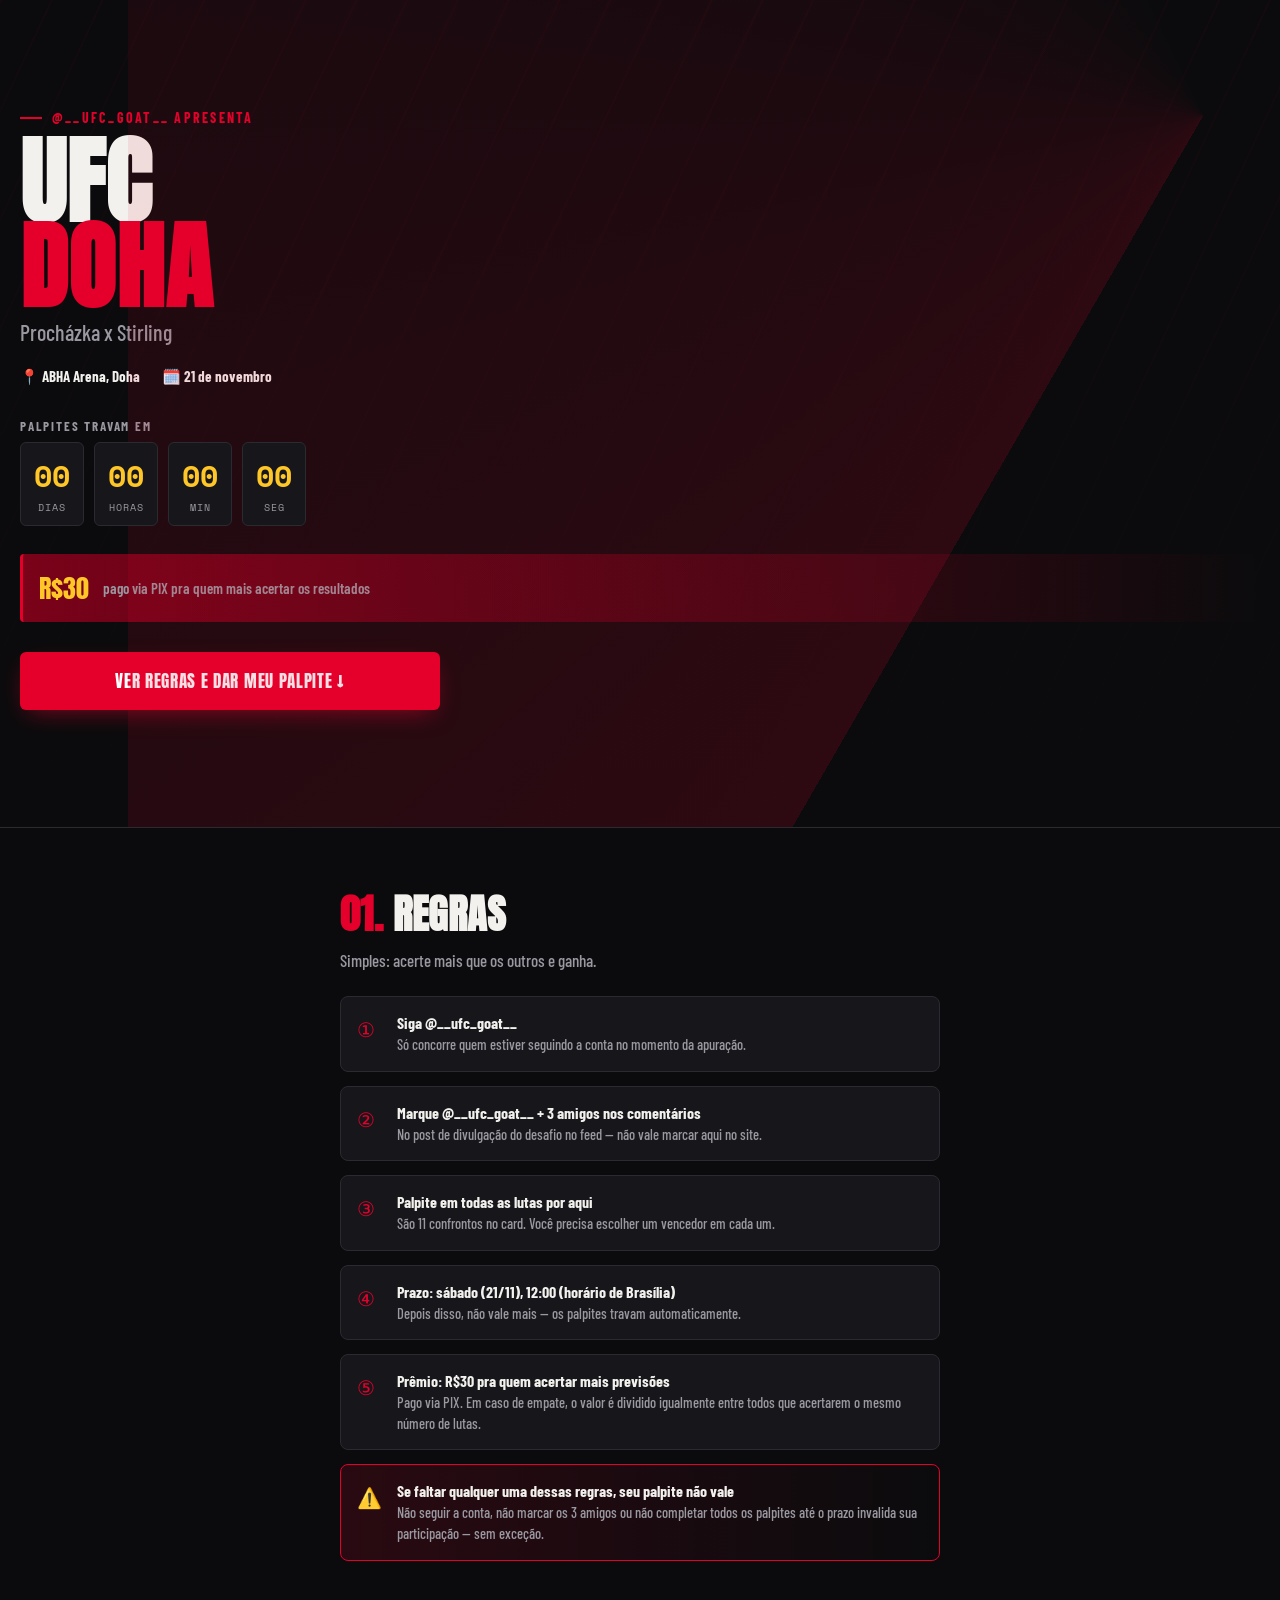
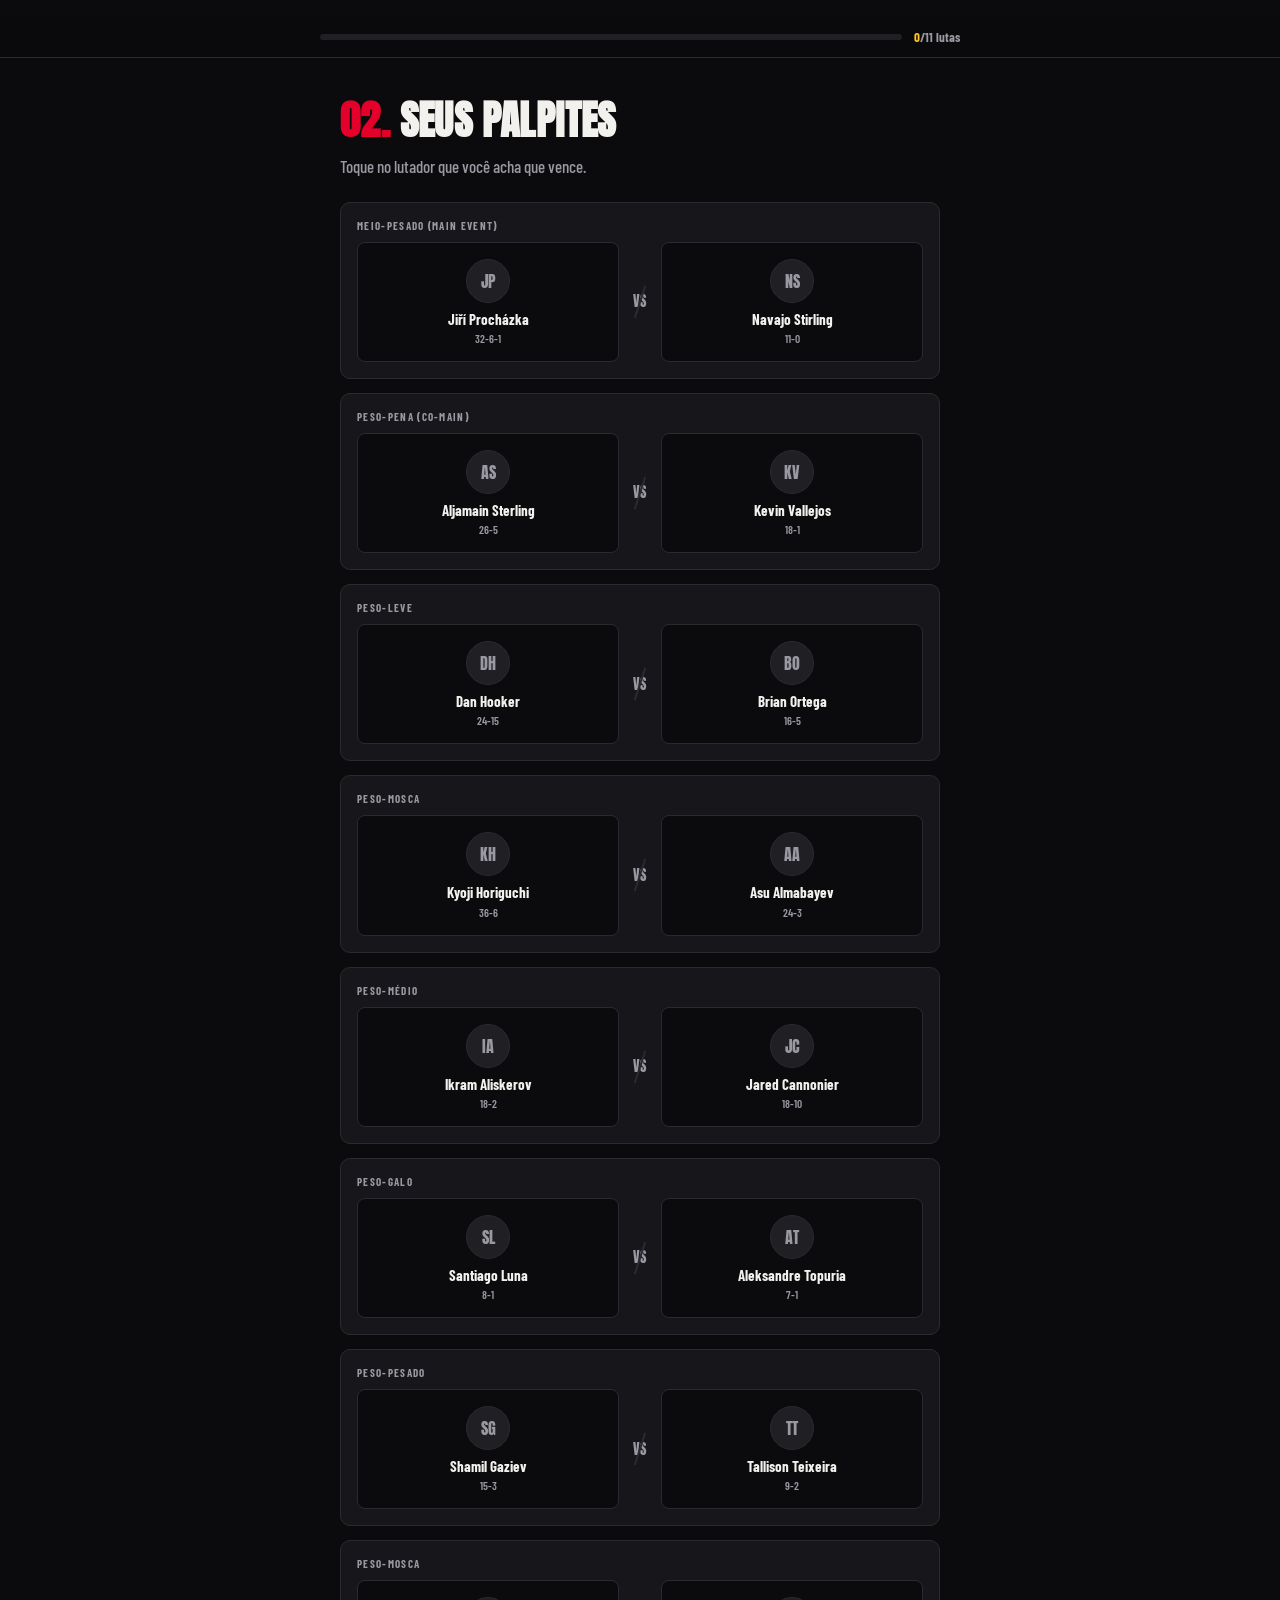
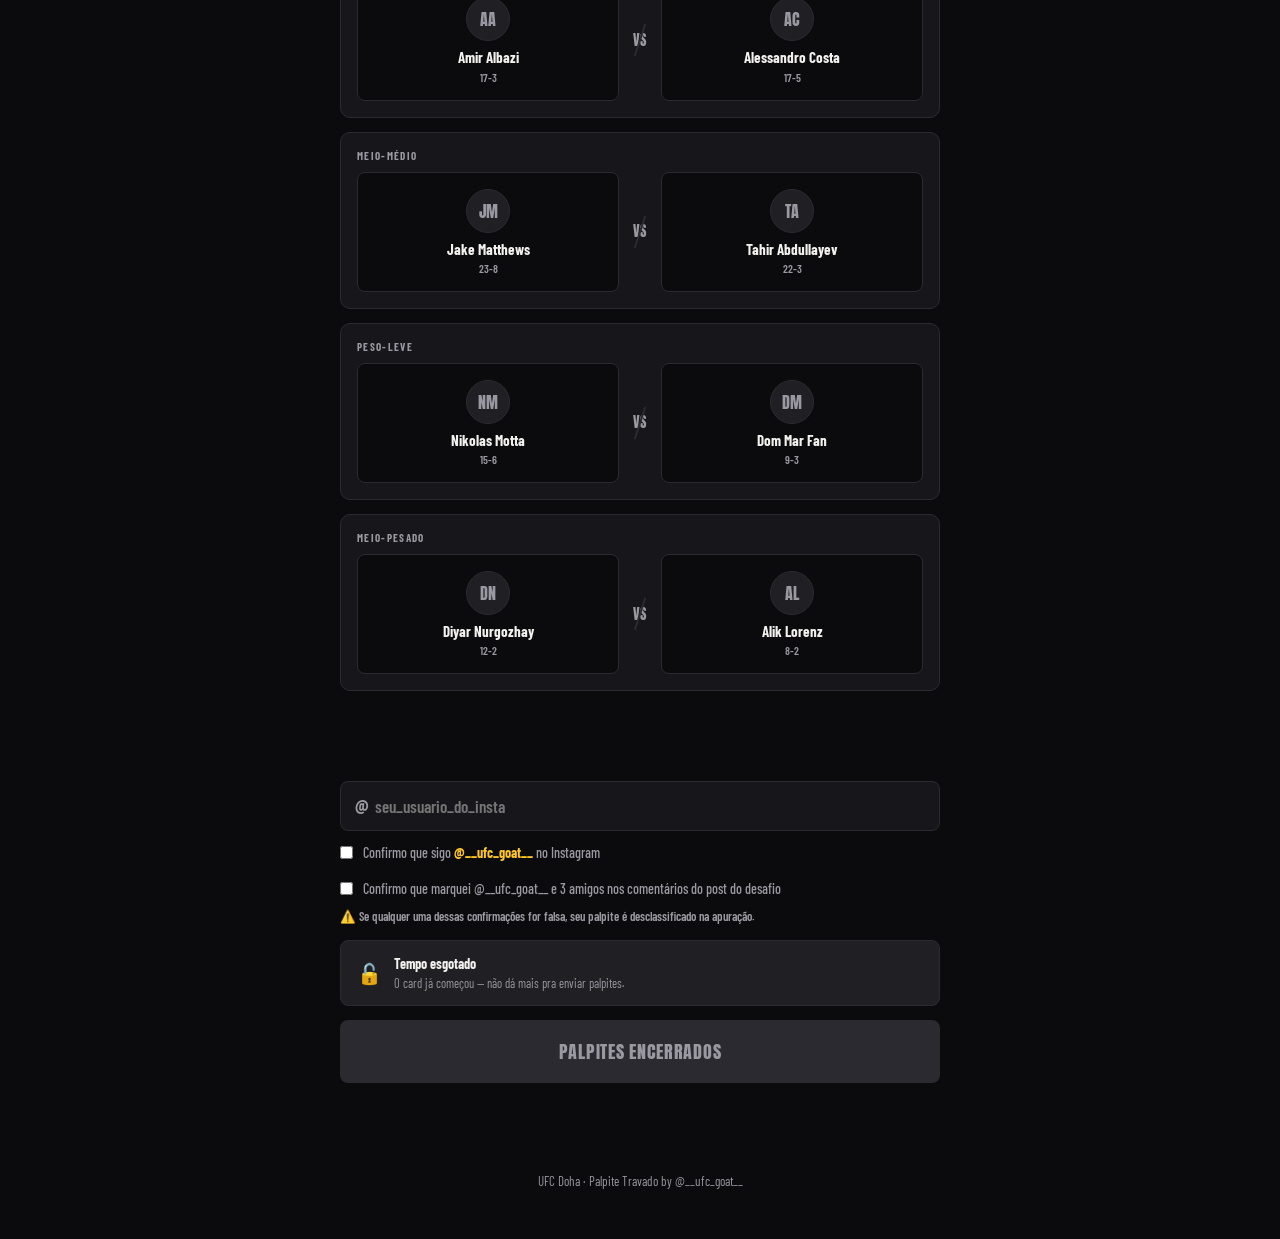
<file: index.html>
<!DOCTYPE html>
<html lang="pt-BR">
<head>
<meta charset="UTF-8">
<meta name="viewport" content="width=device-width, initial-scale=1.0">
<title>UFC Doha — Palpite Travado</title>
<link rel="preconnect" href="https://fonts.googleapis.com">
<link href="https://fonts.googleapis.com/css2?family=Anton&family=Barlow+Condensed:wght@400;500;600;700&family=Space+Mono:wght@400;700&display=swap" rel="stylesheet">
<link rel="stylesheet" href="style.css">
</head>
<body>

<section class="hero" id="hero">
  <div class="eyebrow">@__ufc_goat__ apresenta</div>
  <h1 class="display" id="eventTitle">UFC Vegas<br><span>124</span></h1>
  <div class="hero-sub" id="eventMatchup">Cortes Acosta x Walker</div>
  <div class="hero-meta">
    <span>📍 <b id="eventVenue">Meta Apex, Las Vegas</b></span>
    <span>🗓️ <b id="eventDate">7 de novembro</b></span>
  </div>
  <div class="countdown-block">
    <div class="countdown-label">Palpites travam em</div>
    <div class="countdown mono">
      <div class="cd-unit"><div class="num" id="cd-d">00</div><div class="lbl">dias</div></div>
      <div class="cd-unit"><div class="num" id="cd-h">00</div><div class="lbl">horas</div></div>
      <div class="cd-unit"><div class="num" id="cd-m">00</div><div class="lbl">min</div></div>
      <div class="cd-unit"><div class="num" id="cd-s">00</div><div class="lbl">seg</div></div>
    </div>
  </div>
  <div class="prize-strip">
    <div class="amt" id="prizeAmount">R$30</div>
    <div class="txt">pago via PIX pra quem mais acertar os resultados</div>
  </div>
  <button class="cta-scroll" onclick="document.getElementById('regras').scrollIntoView({behavior:'smooth'})">
    Ver regras e dar meu palpite ↓
  </button>
</section>

<section class="section" id="regras">
  <h2 class="section-title display"><span class="n">01.</span> Regras</h2>
  <p class="section-desc">Simples: acerte mais que os outros e ganha.</p>
  <ul class="rules-list">
    <li><span class="ico">①</span><div class="body"><b>Siga @__ufc_goat__</b><span>Só concorre quem estiver seguindo a conta no momento da apuração.</span></div></li>
    <li><span class="ico">②</span><div class="body"><b>Marque @__ufc_goat__ + 3 amigos nos comentários</b><span>No post de divulgação do desafio no feed — não vale marcar aqui no site.</span></div></li>
    <li><span class="ico">③</span><div class="body"><b>Palpite em todas as lutas por aqui</b><span id="rulesFightCount">São 14 confrontos no card. Você precisa escolher um vencedor em cada um.</span></div></li>
    <li><span class="ico">④</span><div class="body"><b id="rulesDeadlineTitle">Prazo: sábado (07/11), 19:00 (horário de Brasília)</b><span>Depois disso, não vale mais — os palpites travam automaticamente.</span></div></li>
    <li><span class="ico">⑤</span><div class="body"><b id="rulesPrizeTitle">Prêmio: R$30 pra quem acertar mais previsões</b><span>Pago via PIX. Em caso de empate, o valor é dividido igualmente entre todos que acertarem o mesmo número de lutas.</span></div></li>
  </ul>
  <ul class="rules-list" style="margin-top:14px;">
    <li style="border-color:var(--red); background:linear-gradient(90deg, rgba(228,0,43,0.14), transparent);">
      <span class="ico">⚠️</span>
      <div class="body"><b>Se faltar qualquer uma dessas regras, seu palpite não vale</b><span>Não seguir a conta, não marcar os 3 amigos ou não completar todos os palpites até o prazo invalida sua participação — sem exceção.</span></div>
    </li>
  </ul>
</section>

<div class="progress-bar-wrap">
  <div class="progress-bar-inner">
    <div class="progress-track"><div class="progress-fill" id="progressFill"></div></div>
    <div class="progress-count" id="progressCount"><b>0</b>/14 lutas</div>
  </div>
</div>

<section class="section" style="padding-top:32px;">
  <h2 class="section-title display"><span class="n">02.</span> Seus palpites</h2>
  <p class="section-desc">Toque no lutador que você acha que vence.</p>
  <div id="fightsContainer"></div>
</section>

<section class="submit-section">
  <div class="handle-field">
    <span>@</span>
    <input type="text" id="igHandle" placeholder="seu_usuario_do_insta" autocomplete="off">
  </div>
  <label class="follow-check">
    <input type="checkbox" id="followCheck">
    <span>Confirmo que sigo <a href="https://instagram.com/__ufc_goat__" target="_blank">@__ufc_goat__</a> no Instagram</span>
  </label>
  <label class="follow-check">
    <input type="checkbox" id="tagCheck">
    <span>Confirmo que marquei @__ufc_goat__ e 3 amigos nos comentários do post do desafio</span>
  </label>
  <p style="font-size:12.5px; color:var(--text-dim); font-weight:600; margin:-6px 0 16px;">⚠️ Se qualquer uma dessas confirmações for falsa, seu palpite é desclassificado na apuração.</p>
  <div class="lock-bar" id="lockBar">
    <span class="lock-icon" id="lockIcon">🔓</span>
    <div class="lock-text">
      <b id="lockTitle">Faltam palpites</b>
      <span id="lockSub">Escolha um vencedor em cada luta pra destravar o envio</span>
    </div>
  </div>
  <button class="submit-btn" id="submitBtn" disabled>Enviar palpites</button>
  <div class="confirm-box" id="confirmBox">
    <div class="big display">PALPITE TRAVADO ✅</div>
    <p>Boa sorte, <b id="confirmHandle"></b>!</p>
    <p>Guarda o print disso aí — é o seu comprovante.</p>
  </div>
  <button class="my-picks-btn" id="myPicksBtn" type="button" hidden>👀 Ver meus palpites</button>
  <div class="my-picks" id="myPicksBox" hidden></div>
</section>

<footer>
  UFC Doha · Palpite Travado by @__ufc_goat__
</footer>

<div class="admin-panel" id="adminPanel">
  <h3 class="section-title display" style="font-size:22px;">Painel do organizador</h3>
  <p class="section-desc" style="font-size:14px;">Os dados ficam salvos na sua planilha do Google Sheets (aba "Palpites"). Essa senha protege o acesso, mas evite compartilhar o link com <code>?admin=1</code> com qualquer pessoa.</p>
  <button onclick="loadAdminData()">Ver todos os palpites (bruto)</button>
  <textarea id="adminOutput" readonly placeholder="Clique em carregar..."></textarea>
  <h4 class="display" style="font-size:18px; margin-top:26px; margin-bottom:4px;">Resultados oficiais</h4>
  <p style="font-size:13.5px; color:var(--text-dim); margin-bottom:12px;">Depois que as lutas acabarem, marque quem venceu cada uma. Só assim dá pra calcular o ranking.</p>
  <div id="resultsForm"></div>
  <button onclick="saveResults()">Salvar resultados</button>
  <button onclick="calcRanking()" style="margin-left:8px;">Calcular ranking</button>
  <div id="rankingOutput" style="margin-top:16px;"></div>
</div>

<script src="config.js"></script>
<script src="app.js"></script>
</body>
</html>
</file>
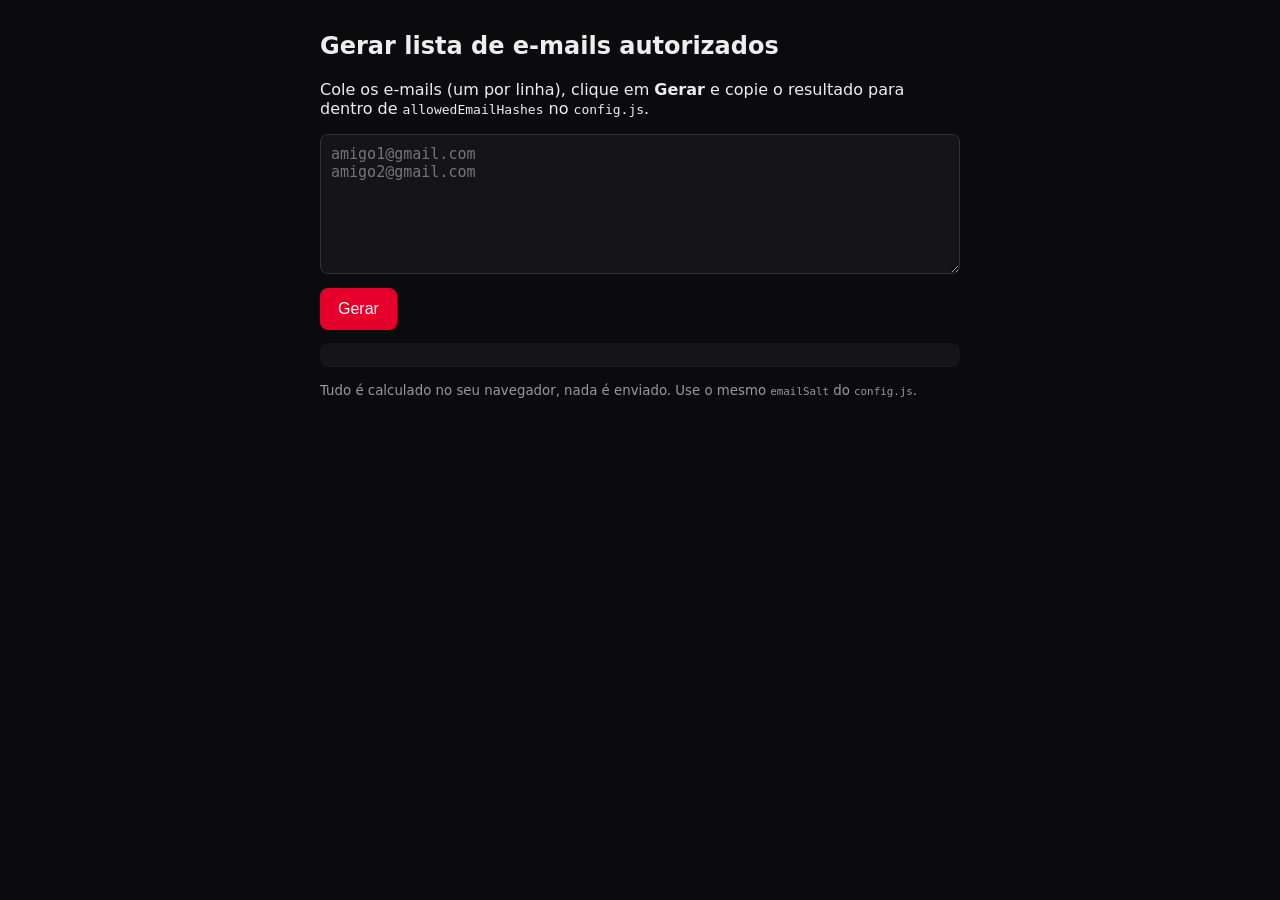
<file: gerar-hash.html>
<!DOCTYPE html>
<html lang="pt-BR">
<head>
<meta charset="UTF-8">
<meta name="viewport" content="width=device-width, initial-scale=1.0">
<title>Gerar hashes de e-mail</title>
<style>
  body{font-family:system-ui,sans-serif; max-width:640px; margin:32px auto; padding:0 16px; background:#0b0b0d; color:#eee;}
  textarea{width:100%; min-height:140px; box-sizing:border-box; padding:10px; font-size:15px; border-radius:8px; border:1px solid #333; background:#151518; color:#eee;}
  button{margin-top:10px; padding:12px 18px; font-size:16px; border:none; border-radius:8px; background:#e4002b; color:#fff; cursor:pointer;}
  pre{background:#151518; padding:12px; border-radius:8px; overflow:auto; font-size:13px; white-space:pre-wrap; word-break:break-all;}
  small{color:#999;}
</style>
</head>
<body>
<h2>Gerar lista de e-mails autorizados</h2>
<p>Cole os e-mails (um por linha), clique em <b>Gerar</b> e copie o resultado para dentro de <code>allowedEmailHashes</code> no <code>config.js</code>.</p>
<textarea id="emails" placeholder="amigo1@gmail.com&#10;amigo2@gmail.com"></textarea>
<button id="go" type="button">Gerar</button>
<pre id="out"></pre>
<small>Tudo é calculado no seu navegador, nada é enviado. Use o mesmo <code>emailSalt</code> do <code>config.js</code>.</small>
<script src="config.js"></script>
<script>
async function sha256(text){
  const buf = await crypto.subtle.digest('SHA-256', new TextEncoder().encode(text));
  return Array.from(new Uint8Array(buf)).map(b=>b.toString(16).padStart(2,'0')).join('');
}
document.getElementById('go').addEventListener('click', async ()=>{
  const emails = document.getElementById('emails').value
    .split(/[\n,;]+/).map(e=>e.trim().toLowerCase()).filter(Boolean);
  const unique = [...new Set(emails)];
  const hashes = [];
  for(const e of unique){ hashes.push('    "' + await sha256(EVENT.emailSalt + ':' + e) + '"'); }
  document.getElementById('out').textContent = hashes.length
    ? '  allowedEmailHashes: [\n' + hashes.join(',\n') + '\n  ],'
    : 'Nenhum e-mail informado.';
});
</script>
</body>
</html>
</file>
<file: style.css>
:root{
  --bg:#0B0B0D;
  --surface:#17171B;
  --surface-raised:#1F1F24;
  --red:#E4002B;
  --red-dim:#7A0219;
  --gold:#FFC627;
  --text:#F2F1ED;
  --text-dim:#9A98A0;
  --border:#2A2A30;
}
*{box-sizing:border-box; margin:0; padding:0;}
html,body{background:var(--bg); color:var(--text); font-family:'Barlow Condensed', sans-serif; overflow-x:hidden;}
.display{font-family:'Anton', sans-serif; text-transform:uppercase; letter-spacing:0.01em;}
.mono{font-family:'Space Mono', monospace;}
.hero{
  position:relative; min-height:92vh; display:flex; flex-direction:column; justify-content:center;
  padding:32px 20px 40px;
  background:
    linear-gradient(180deg, rgba(11,11,13,0.4) 0%, rgba(11,11,13,0.95) 78%, var(--bg) 100%),
    repeating-linear-gradient(115deg, rgba(228,0,43,0.06) 0px, rgba(228,0,43,0.06) 2px, transparent 2px, transparent 46px);
  border-bottom:1px solid var(--border); overflow:hidden;
}
.hero::before{
  content:""; position:absolute; top:-40%; right:-30%; width:120%; height:180%;
  background:conic-gradient(from 210deg at 70% 30%, rgba(228,0,43,0.16), transparent 35%);
  pointer-events:none;
}
.eyebrow{display:flex; align-items:center; gap:10px; color:var(--red); font-weight:700; font-size:14px; letter-spacing:0.16em; text-transform:uppercase; margin-bottom:14px;}
.eyebrow::before{content:""; width:22px; height:2px; background:var(--red);}
.hero h1{font-size:clamp(52px, 15vw, 96px); line-height:0.88; color:var(--text);}
.hero h1 span{color:var(--red);}
.hero-sub{font-size:clamp(18px,4.2vw,22px); color:var(--text-dim); margin-top:10px; max-width:480px; font-weight:500;}
.hero-meta{display:flex; flex-wrap:wrap; gap:10px 22px; margin-top:22px; font-size:15px; color:var(--text-dim); font-weight:600;}
.hero-meta b{color:var(--text); font-weight:700;}
.countdown-block{margin-top:32px;}
.countdown-label{font-size:13px; letter-spacing:0.14em; color:var(--text-dim); text-transform:uppercase; margin-bottom:8px; font-weight:700;}
.countdown{display:flex; gap:10px;}
.cd-unit{background:var(--surface); border:1px solid var(--border); border-radius:6px; padding:10px 4px; text-align:center; min-width:64px; position:relative;}
.cd-unit .num{font-size:30px; font-weight:700; color:var(--gold);}
.cd-unit .lbl{font-size:10px; color:var(--text-dim); letter-spacing:0.1em; text-transform:uppercase; margin-top:2px;}
.prize-strip{margin-top:28px; display:flex; align-items:center; gap:14px; background:linear-gradient(90deg, var(--red-dim), transparent); border-left:3px solid var(--red); padding:14px 16px; border-radius:4px;}
.prize-strip .amt{font-family:'Anton',sans-serif; font-size:26px; color:var(--gold);}
.prize-strip .txt{font-size:15px; color:var(--text-dim); font-weight:600;}
.cta-scroll{margin-top:30px; background:var(--red); color:#fff; border:none; border-radius:6px; font-family:'Anton', sans-serif; text-transform:uppercase; letter-spacing:0.04em; font-size:17px; padding:16px 22px; width:100%; max-width:420px; cursor:pointer; transition:transform .15s ease, box-shadow .15s ease; box-shadow:0 8px 24px -8px rgba(228,0,43,0.6);}
.cta-scroll:active{transform:scale(0.98);}
.section{padding:56px 20px; max-width:640px; margin:0 auto;}
.section-title{font-size:clamp(30px,7vw,40px); margin-bottom:6px;}
.section-title .n{color:var(--red);}
.section-desc{color:var(--text-dim); font-size:17px; margin-bottom:26px; font-weight:500;}
.rules-list{list-style:none; display:flex; flex-direction:column; gap:14px;}
.rules-list li{display:flex; gap:14px; background:var(--surface); border:1px solid var(--border); border-radius:8px; padding:16px;}
.rules-list .ico{font-family:'Anton',sans-serif; color:var(--red); font-size:20px; min-width:26px;}
.rules-list .body b{display:block; font-size:16px; margin-bottom:2px; font-weight:700;}
.rules-list .body span{font-size:14.5px; color:var(--text-dim); font-weight:500; line-height:1.35;}
.progress-bar-wrap{position:sticky; top:0; z-index:20; background:rgba(11,11,13,0.92); backdrop-filter:blur(6px); padding:12px 20px; border-bottom:1px solid var(--border);}
.progress-bar-inner{max-width:640px; margin:0 auto; display:flex; align-items:center; gap:12px;}
.progress-track{flex:1; height:6px; background:var(--surface-raised); border-radius:3px; overflow:hidden;}
.progress-fill{height:100%; background:linear-gradient(90deg, var(--red), var(--gold)); width:0%; transition:width .3s ease;}
.progress-count{font-size:13px; font-weight:700; color:var(--text-dim); white-space:nowrap;}
.progress-count b{color:var(--gold);}
.fight-card{background:var(--surface); border:1px solid var(--border); border-radius:10px; padding:16px; margin-bottom:14px;}
.fight-tag{font-size:11px; letter-spacing:0.12em; text-transform:uppercase; color:var(--text-dim); font-weight:700; margin-bottom:10px; display:flex; justify-content:space-between;}
.fight-tag .title-belt{color:var(--gold);}
.matchup{display:grid; grid-template-columns:1fr auto 1fr; align-items:center; gap:8px;}
.fighter{border:1px solid var(--border); background:var(--bg); border-radius:8px; padding:16px 10px; text-align:center; cursor:pointer; transition:all .15s ease; position:relative;}
.fighter .initial{width:44px; height:44px; border-radius:50%; background:var(--surface-raised); display:flex; align-items:center; justify-content:center; margin:0 auto 8px; font-family:'Anton',sans-serif; font-size:16px; color:var(--text-dim); border:1px solid var(--border);}
.fighter .name{font-size:15px; font-weight:700; line-height:1.15;}
.fighter .rec{font-size:11.5px; color:var(--text-dim); margin-top:3px; font-weight:600;}
.fighter.selected{border-color:var(--red); background:linear-gradient(180deg, rgba(228,0,43,0.14), rgba(228,0,43,0.02));}
.fighter.selected .initial{background:var(--red); color:#fff; border-color:var(--red);}
.fighter.selected::after{content:"✓ PALPITE"; position:absolute; top:-9px; left:50%; transform:translateX(-50%); background:var(--red); color:#fff; font-size:9.5px; font-weight:700; letter-spacing:0.08em; padding:2px 7px; border-radius:10px;}
.vs-divider{font-family:'Anton',sans-serif; font-size:14px; color:var(--text-dim); position:relative; width:26px; height:26px; display:flex; align-items:center; justify-content:center;}
.vs-slash{position:absolute; width:2px; height:34px; background:var(--border); transform:rotate(18deg); transition:all .2s ease;}
.fight-card.picked-a .vs-slash{background:var(--red); transform:rotate(18deg) translateX(-6px); box-shadow:0 0 10px rgba(228,0,43,0.6);}
.fight-card.picked-b .vs-slash{background:var(--red); transform:rotate(18deg) translateX(6px); box-shadow:0 0 10px rgba(228,0,43,0.6);}
.submit-section{padding:20px; max-width:640px; margin:0 auto 40px;}
.handle-field{background:var(--surface); border:1px solid var(--border); border-radius:8px; display:flex; align-items:center; padding:0 14px; margin-bottom:12px;}
.handle-field span{color:var(--text-dim); font-weight:700; font-size:18px;}
.handle-field input{flex:1; background:transparent; border:none; outline:none; color:var(--text); font-size:17px; padding:14px 6px; font-family:'Barlow Condensed', sans-serif; font-weight:600;}
.follow-check{display:flex; align-items:flex-start; gap:10px; margin-bottom:16px; font-size:14px; color:var(--text-dim); font-weight:500; line-height:1.4;}
.follow-check input{margin-top:3px; accent-color:var(--red);}
.follow-check a{color:var(--gold); font-weight:700; text-decoration:none;}
.lock-bar{display:flex; align-items:center; gap:12px; background:var(--surface-raised); border:1px solid var(--border); border-radius:8px; padding:14px 16px; margin-bottom:14px; transition:all .25s ease;}
.lock-bar.locked{border-color:var(--red); background:linear-gradient(90deg, rgba(228,0,43,0.16), transparent);}
.lock-icon{font-size:20px;}
.lock-text b{display:block; font-size:14px; font-weight:700;}
.lock-text span{font-size:12.5px; color:var(--text-dim);}
.submit-btn{width:100%; background:var(--border); color:var(--text-dim); border:none; border-radius:8px; font-family:'Anton',sans-serif; text-transform:uppercase; letter-spacing:0.04em; font-size:18px; padding:18px; cursor:not-allowed; transition:all .2s ease;}
.submit-btn.ready{background:var(--red); color:#fff; cursor:pointer; box-shadow:0 8px 24px -8px rgba(228,0,43,0.6);}
.submit-btn.ready:active{transform:scale(0.98);}
.confirm-box{display:none; text-align:center; padding:30px 20px; background:var(--surface); border:1px solid var(--red); border-radius:10px; margin-top:16px;}
.confirm-box.show{display:block;}
.confirm-box .big{font-family:'Anton',sans-serif; font-size:26px; color:var(--gold); margin-bottom:8px;}
.confirm-box p{color:var(--text-dim); font-size:15px; margin-bottom:4px;}
footer{text-align:center; padding:30px 20px 50px; color:var(--text-dim); font-size:13px;}
.admin-link{display:inline-block; margin-top:14px; color:var(--text-dim); font-size:12px; text-decoration:underline; cursor:pointer; background:none; border:none;}
.admin-panel{display:none; max-width:640px; margin:0 auto 40px; padding:0 20px;}
.admin-panel.show{display:block;}
.admin-panel textarea{width:100%; min-height:200px; background:var(--surface); color:var(--text); border:1px solid var(--border); border-radius:8px; padding:12px; font-family:'Space Mono',monospace; font-size:12px;}
.admin-panel button{margin-top:10px; background:var(--surface-raised); color:var(--text); border:1px solid var(--border); border-radius:6px; padding:10px 16px; font-weight:700; cursor:pointer; font-family:'Barlow Condensed',sans-serif;}
.result-fight{background:var(--surface); border:1px solid var(--border); border-radius:8px; padding:12px 14px; margin-bottom:8px;}
.result-fight .rf-label{font-size:12.5px; color:var(--text-dim); font-weight:700; margin-bottom:8px;}
.result-options{display:flex; gap:8px;}
.result-options label{flex:1; display:flex; align-items:center; gap:6px; background:var(--bg); border:1px solid var(--border); border-radius:6px; padding:8px 10px; font-size:14px; font-weight:600; cursor:pointer;}
.result-options input{accent-color:var(--red);}
.result-options label.chosen{border-color:var(--gold); color:var(--gold);}
.ranking-table{width:100%; border-collapse:collapse; font-size:14px; margin-top:10px;}
.ranking-table th, .ranking-table td{text-align:left; padding:8px 10px; border-bottom:1px solid var(--border);}
.ranking-table th{color:var(--text-dim); font-size:11.5px; letter-spacing:0.06em; text-transform:uppercase;}
.ranking-table tr.leader td{color:var(--gold); font-weight:700;}
.ranking-table tr.dq td{color:var(--text-dim); text-decoration:line-through; opacity:0.6;}
.ranking-table td.pos{font-family:'Space Mono',monospace;}
.dq-tag{font-size:10px; background:var(--red-dim); color:#fff; padding:1px 6px; border-radius:8px; margin-left:6px; text-decoration:none; display:inline-block;}
.gate{position:fixed; inset:0; z-index:1000; display:flex; align-items:center; justify-content:center; padding:24px; background:
    linear-gradient(180deg, rgba(11,11,13,0.9), var(--bg)),
    repeating-linear-gradient(115deg, rgba(228,0,43,0.06) 0px, rgba(228,0,43,0.06) 2px, transparent 2px, transparent 46px);}
.gate-box{width:100%; max-width:420px; background:var(--surface); border:1px solid var(--border); border-radius:12px; padding:28px 22px; text-align:center;}
.gate-box h2{font-size:30px; margin-bottom:6px;}
.gate-box h2 span{color:var(--red);}
.gate-box p{color:var(--text-dim); font-size:16px; font-weight:500; margin-bottom:18px;}
.gate-box input{width:100%; background:var(--bg); border:1px solid var(--border); border-radius:8px; outline:none; color:var(--text); font-size:17px; padding:14px; font-family:'Barlow Condensed', sans-serif; font-weight:600; margin-bottom:12px;}
.gate-box input:focus{border-color:var(--red);}
.gate-box button{width:100%; background:var(--red); color:#fff; border:none; border-radius:8px; font-family:'Anton',sans-serif; text-transform:uppercase; letter-spacing:0.04em; font-size:17px; padding:15px; cursor:pointer;}
.gate-msg{min-height:20px; margin:12px 0 0; font-size:14px; color:var(--gold); font-weight:600;}

.my-picks-btn{width:100%; margin-top:12px; background:transparent; color:var(--text); border:1px solid var(--border); border-radius:8px; font-family:'Anton',sans-serif; text-transform:uppercase; letter-spacing:0.04em; font-size:15px; padding:13px; cursor:pointer;}
.my-picks-btn[hidden], .my-picks[hidden]{display:none;}
.my-picks{margin-top:12px; background:var(--surface); border:1px solid var(--border); border-radius:10px; padding:14px;}
.my-picks h3{font-size:18px; margin-bottom:4px;}
.my-picks small{display:block; color:var(--text-dim); margin-bottom:10px; font-size:13px;}
.my-picks ul{list-style:none; margin:0; padding:0;}
.my-picks li{display:flex; justify-content:space-between; gap:10px; padding:8px 0; border-bottom:1px solid var(--border); font-size:14.5px;}
.my-picks li:last-child{border-bottom:none;}
.my-picks li .vs{color:var(--text-dim);}
.my-picks li b{color:var(--gold); text-align:right;}
</file>
